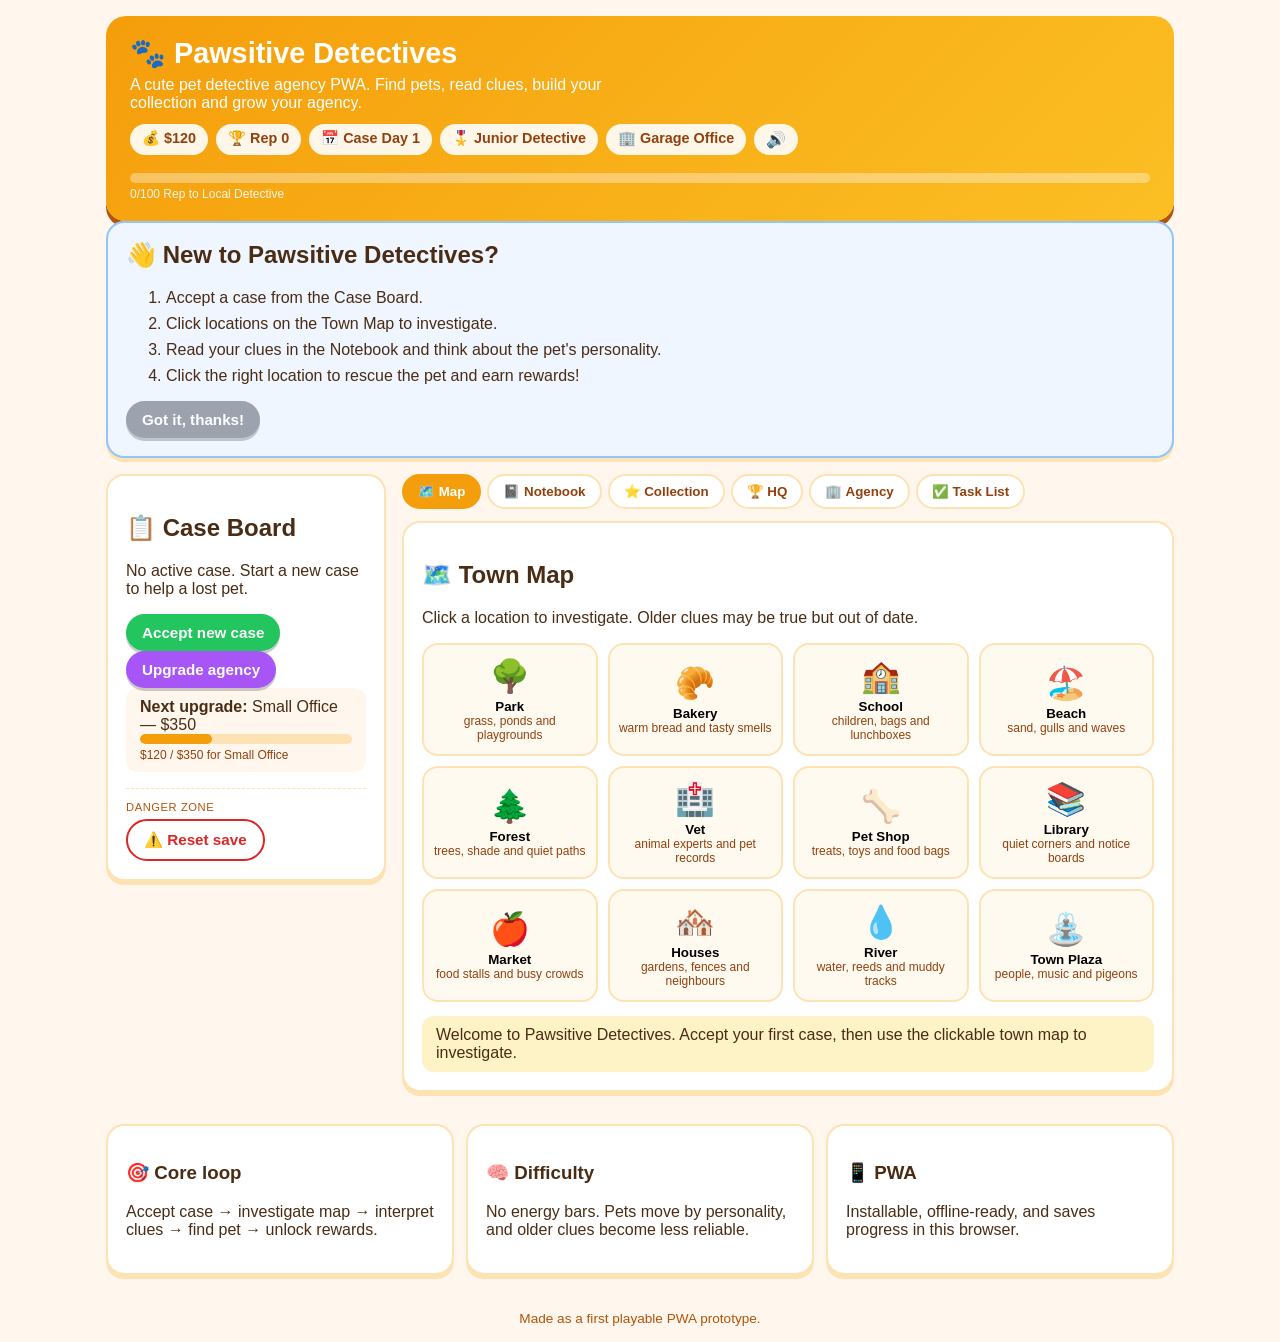
<file: index.html>
<!doctype html>
<html lang="en-GB">
<head>
  <meta charset="utf-8" />
  <meta name="viewport" content="width=device-width, initial-scale=1" />
  <meta name="theme-color" content="#f59e0b" />
  <meta name="description" content="Pawsitive Detectives: a cute offline pet detective agency game for kids." />
  <title>Pawsitive Detectives</title>
  <link rel="manifest" href="manifest.webmanifest" />
  <link rel="apple-touch-icon" href="icons/icon-192.png" />
  <link rel="icon" type="image/png" sizes="32x32" href="icons/favicon-32.png" />
  <link rel="icon" type="image/png" sizes="64x64" href="icons/favicon-64.png" />
  <link rel="stylesheet" href="styles.css" />
</head>
<body>
  <noscript>This game needs JavaScript enabled.</noscript>
  <div id="app"></div>
  <script src="app.js" defer></script>
</body>
</html>
</file>
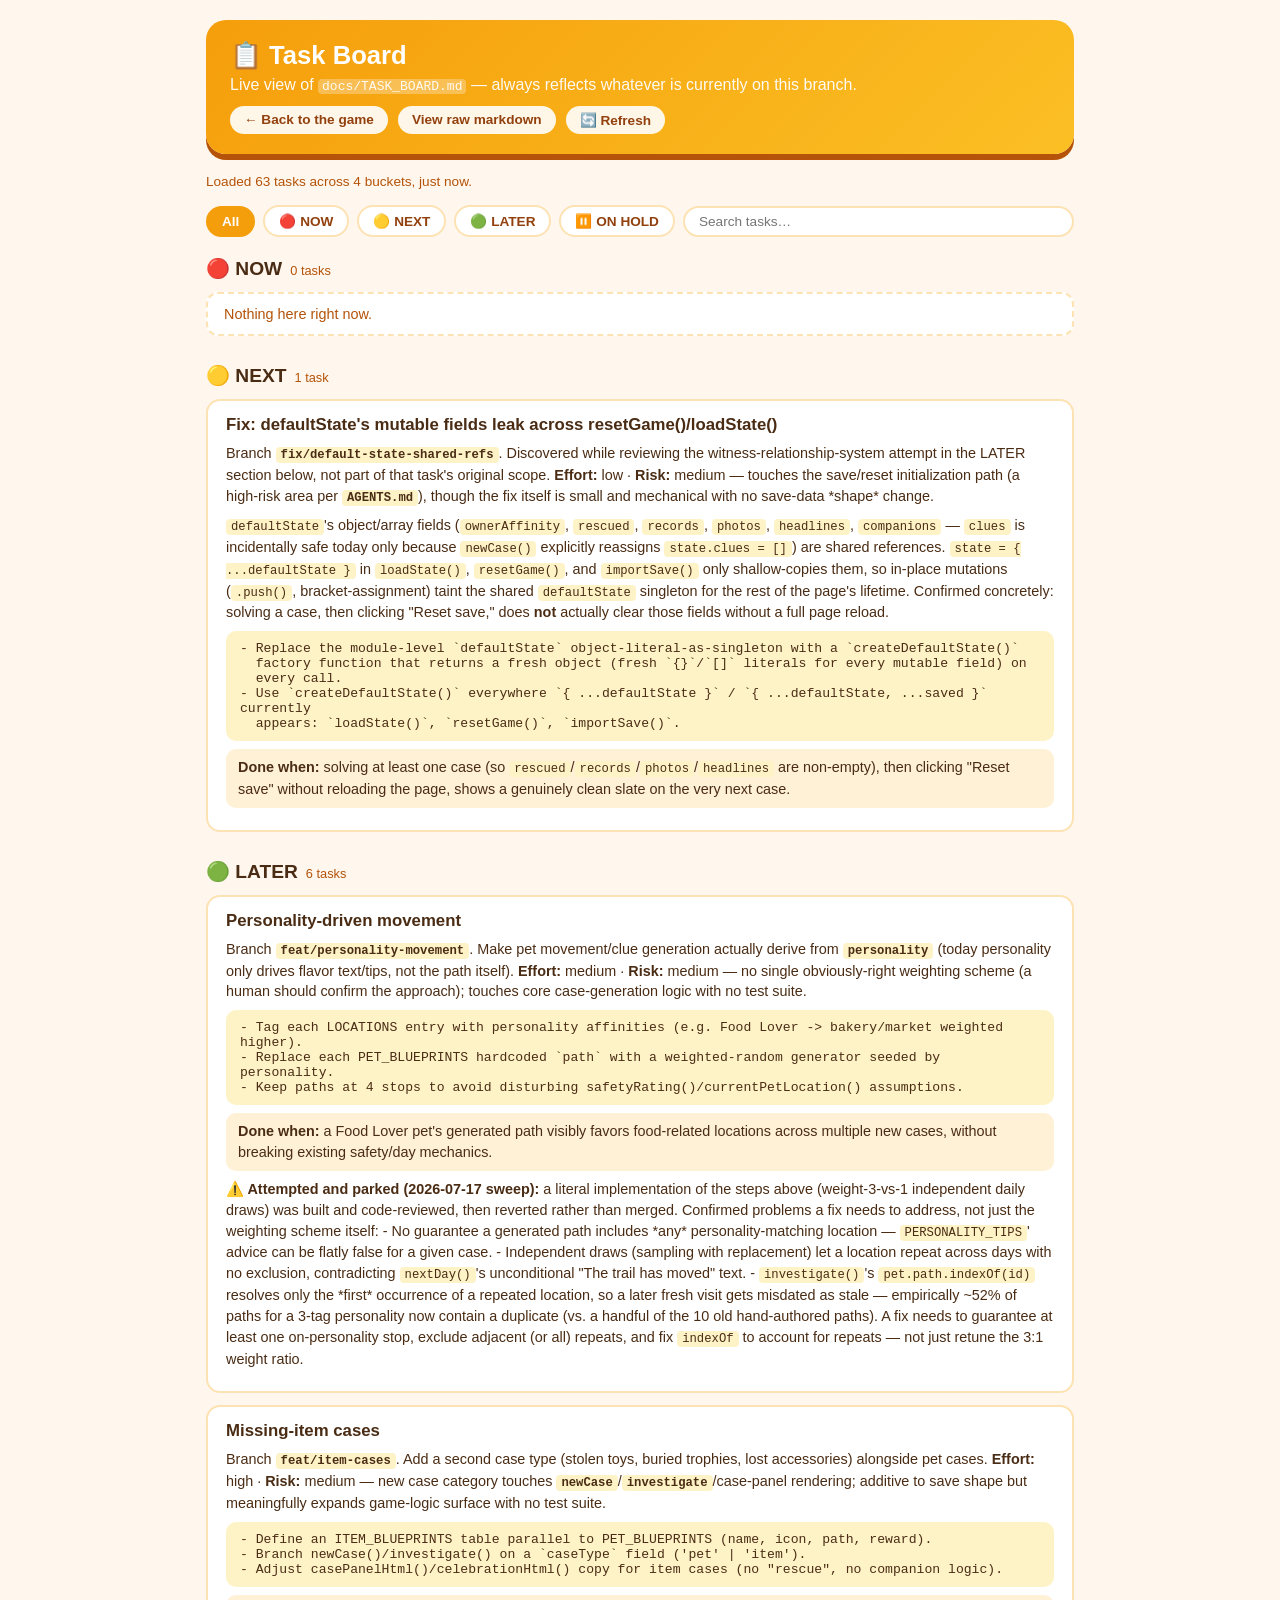
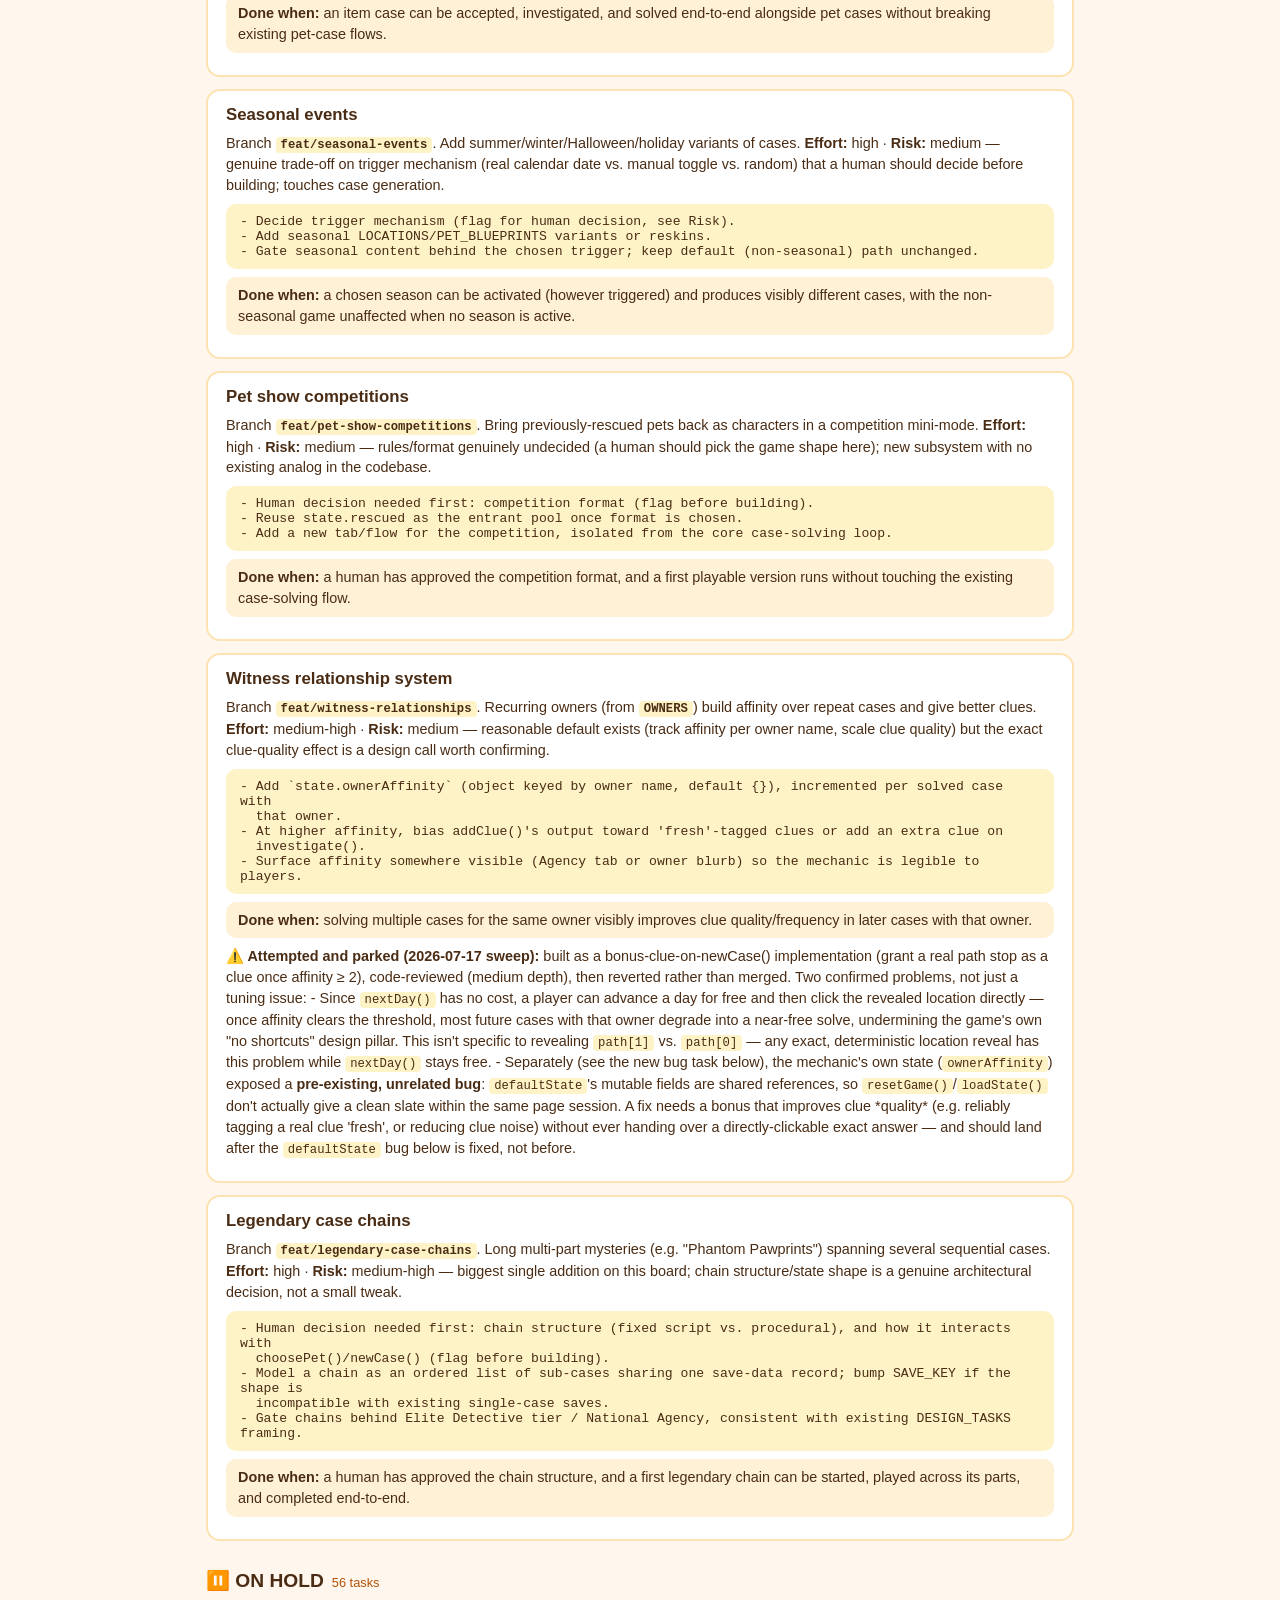
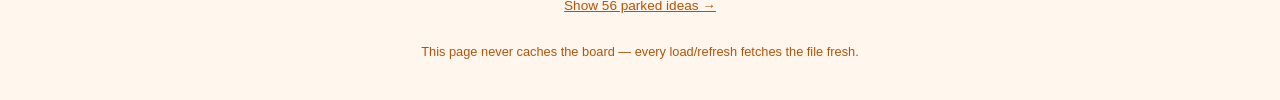
<file: taskboard.html>
<!doctype html>
<html lang="en-GB">
<head>
  <meta charset="utf-8" />
  <meta name="viewport" content="width=device-width, initial-scale=1" />
  <meta name="theme-color" content="#f59e0b" />
  <meta name="description" content="Live viewer for Pawsitive Detectives' engineering roadmap (docs/TASK_BOARD.md)." />
  <title>Pawsitive Detectives — Task Board</title>
  <link rel="icon" type="image/png" sizes="32x32" href="icons/favicon-32.png" />
  <link rel="icon" type="image/png" sizes="64x64" href="icons/favicon-64.png" />
  <style>
    :root {
      --bg: #fff7ed;
      --card: #fff;
      --card-border: #fde2b3;
      --ink: #4a2c14;
      --ink-muted: #92400e;
      --ink-faint: #b45309;
      --accent: #f59e0b;
      --code-bg: #fef3c7;
      --tag-bg: #fff1d6;
      --risk-low-bg: #dcfce7; --risk-low-ink: #15803d;
      --risk-medium-bg: #fef3c7; --risk-medium-ink: #92400e;
      --risk-medium-high-bg: #fee2c7; --risk-medium-high-ink: #9a3412;
      --risk-high-bg: #fee2e2; --risk-high-ink: #b91c1c;
      --effort-bg: #f3f4f6; --effort-ink: #4b5563;
    }

    @media (prefers-color-scheme: dark) {
      :root {
        --bg: #1c1712;
        --card: #2a1f18;
        --card-border: #4a3626;
        --ink: #f3e8d8;
        --ink-muted: #fde2b3;
        --ink-faint: #d6a35c;
        --accent: #e2a33f;
        --code-bg: #241a13;
        --tag-bg: #241a13;
        --risk-low-bg: #16301f; --risk-low-ink: #86efac;
        --risk-medium-bg: #332a17; --risk-medium-ink: #fde2b3;
        --risk-medium-high-bg: #3a2410; --risk-medium-high-ink: #fdba74;
        --risk-high-bg: #3a1c1c; --risk-high-ink: #fca5a5;
        --effort-bg: #241a13; --effort-ink: #d6a35c;
      }
    }

    * { box-sizing: border-box; }

    body {
      margin: 0;
      font-family: 'Comic Sans MS', 'Segoe UI', Verdana, sans-serif;
      background: var(--bg);
      color: var(--ink);
    }

    .page {
      max-width: 900px;
      margin: 0 auto;
      padding: 20px 16px 60px;
    }

    header.hero {
      background: linear-gradient(135deg, #f59e0b, #fbbf24);
      color: #fff;
      border-radius: 20px;
      padding: 20px 24px;
      box-shadow: 0 6px 0 #b45309;
      margin-bottom: 20px;
    }

    header.hero h1 {
      margin: 0 0 6px;
      font-size: 1.6rem;
    }

    header.hero p {
      margin: 0;
      opacity: 0.95;
    }

    .hero-links {
      margin-top: 12px;
      display: flex;
      gap: 10px;
      flex-wrap: wrap;
    }

    .hero-links a, .hero-links button {
      background: rgba(255, 255, 255, 0.9);
      color: #92400e;
      border: none;
      border-radius: 999px;
      padding: 6px 14px;
      font-size: 0.85rem;
      font-weight: bold;
      text-decoration: none;
      cursor: pointer;
      font-family: inherit;
    }

    #status {
      margin-bottom: 16px;
      font-size: 0.85rem;
      color: var(--ink-faint);
    }

    #status.error {
      background: var(--risk-high-bg);
      color: var(--risk-high-ink);
      padding: 12px 16px;
      border-radius: 12px;
    }

    .controls {
      display: flex;
      flex-wrap: wrap;
      gap: 8px;
      margin-bottom: 20px;
      align-items: center;
    }

    .filter-btn {
      border: 2px solid var(--card-border);
      background: var(--card);
      color: var(--ink-muted);
      border-radius: 999px;
      padding: 6px 14px;
      font-weight: bold;
      font-size: 0.85rem;
      cursor: pointer;
      font-family: inherit;
    }

    .filter-btn.active {
      background: var(--accent);
      color: #fff;
      border-color: var(--accent);
    }

    #search {
      flex: 1;
      min-width: 160px;
      border: 2px solid var(--card-border);
      border-radius: 999px;
      padding: 6px 14px;
      font-family: inherit;
      font-size: 0.85rem;
      background: var(--card);
      color: var(--ink);
    }

    .bucket {
      margin-bottom: 28px;
    }

    .bucket-head {
      display: flex;
      align-items: baseline;
      gap: 8px;
      margin-bottom: 12px;
    }

    .bucket-head h2 {
      font-size: 1.2rem;
      margin: 0;
    }

    .bucket-count {
      font-size: 0.8rem;
      color: var(--ink-faint);
    }

    .bucket-empty {
      background: var(--card);
      border: 2px dashed var(--card-border);
      border-radius: 12px;
      padding: 12px 16px;
      color: var(--ink-faint);
      font-size: 0.9rem;
    }

    .group-label {
      font-size: 0.75rem;
      text-transform: uppercase;
      letter-spacing: 0.05em;
      color: var(--ink-faint);
      margin: 16px 0 8px;
      font-weight: bold;
    }

    .task-card {
      background: var(--card);
      border: 2px solid var(--card-border);
      border-radius: 14px;
      padding: 14px 18px;
      margin-bottom: 12px;
    }

    .task-card h3 {
      margin: 0 0 8px;
      font-size: 1.05rem;
    }

    .task-card p {
      margin: 8px 0;
      font-size: 0.9rem;
      line-height: 1.45;
    }

    .task-card code {
      background: var(--code-bg);
      padding: 1px 5px;
      border-radius: 4px;
      font-size: 0.85em;
    }

    .task-steps {
      background: var(--code-bg);
      border-radius: 10px;
      padding: 10px 14px;
      font-size: 0.82rem;
      white-space: pre-wrap;
      word-break: break-word;
      overflow-x: auto;
      margin: 8px 0;
    }

    .badges {
      display: flex;
      flex-wrap: wrap;
      gap: 6px;
      margin: 8px 0;
    }

    .badge {
      display: inline-block;
      padding: 3px 10px;
      border-radius: 999px;
      font-size: 0.75rem;
      font-weight: bold;
    }

    .badge.effort { background: var(--effort-bg); color: var(--effort-ink); }
    .badge.risk-low { background: var(--risk-low-bg); color: var(--risk-low-ink); }
    .badge.risk-medium { background: var(--risk-medium-bg); color: var(--risk-medium-ink); }
    .badge.risk-medium-high { background: var(--risk-medium-high-bg); color: var(--risk-medium-high-ink); }
    .badge.risk-high { background: var(--risk-high-bg); color: var(--risk-high-ink); }

    .risk-reason {
      font-size: 0.82rem;
      color: var(--ink-faint);
      font-style: italic;
    }

    .done-when {
      background: var(--tag-bg);
      border-radius: 10px;
      padding: 8px 12px;
      font-size: 0.85rem;
    }

    .branch-line code {
      font-weight: bold;
    }

    #hold-toggle-wrap {
      text-align: center;
      margin: -8px 0 20px;
    }

    #hold-toggle {
      background: none;
      border: none;
      color: var(--ink-faint);
      text-decoration: underline;
      cursor: pointer;
      font-family: inherit;
      font-size: 0.85rem;
    }

    footer.note {
      text-align: center;
      color: var(--ink-faint);
      font-size: 0.8rem;
      margin-top: 30px;
    }
  </style>
</head>
<body>
  <div class="page">
    <header class="hero">
      <h1>📋 Task Board</h1>
      <p>Live view of <code style="background:rgba(255,255,255,.3);border-radius:4px;padding:0 4px;">docs/TASK_BOARD.md</code> — always reflects whatever is currently on this branch.</p>
      <div class="hero-links">
        <a href="index.html">← Back to the game</a>
        <a href="docs/TASK_BOARD.md" target="_blank" rel="noopener">View raw markdown</a>
        <button onclick="loadBoard()">🔄 Refresh</button>
      </div>
    </header>

    <div id="status">Loading…</div>
    <div id="controls" class="controls" style="display:none">
      <button class="filter-btn active" data-filter="all">All</button>
      <button class="filter-btn" data-filter="🔴 NOW">🔴 NOW</button>
      <button class="filter-btn" data-filter="🟡 NEXT">🟡 NEXT</button>
      <button class="filter-btn" data-filter="🟢 LATER">🟢 LATER</button>
      <button class="filter-btn" data-filter="⏸️ ON HOLD">⏸️ ON HOLD</button>
      <input id="search" type="search" placeholder="Search tasks…" />
    </div>
    <div id="board"></div>
    <footer class="note">This page never caches the board — every load/refresh fetches the file fresh.</footer>
  </div>

  <script>
    const BUCKET_NAMES = ['🔴 NOW', '🟡 NEXT', '🟢 LATER', '⏸️ ON HOLD'];
    let currentFilter = 'all';
    let currentSearch = '';
    let parsedBuckets = [];

    function escapeHtml(str) {
      return String(str)
        .replace(/&/g, '&amp;')
        .replace(/</g, '&lt;')
        .replace(/>/g, '&gt;');
    }

    function renderInline(text) {
      let out = escapeHtml(text);
      out = out.replace(/`([^`]+)`/g, '<code>$1</code>');
      out = out.replace(/\*\*([^*]+)\*\*/g, '<strong>$1</strong>');
      return out;
    }

    function parseBoard(md) {
      const lines = md.split('\n');
      const buckets = [];
      let currentBucket = null;
      let currentGroup = null;
      let currentTask = null;

      function flushTask() {
        if (currentTask && currentBucket) {
          currentTask.body = currentTask.bodyLines.join('\n').trim();
          delete currentTask.bodyLines;
          currentBucket.tasks.push(currentTask);
        }
        currentTask = null;
      }

      for (const line of lines) {
        const h2 = line.match(/^## (.+)$/);
        const h3 = line.match(/^### (.+)$/);
        if (h2) {
          const heading = h2[1].trim();
          if (BUCKET_NAMES.includes(heading)) {
            flushTask();
            currentBucket = { name: heading, tasks: [] };
            buckets.push(currentBucket);
            currentGroup = null;
            continue;
          }
          flushTask();
          const title = heading.replace(/\s*—\s*TODO\s*$/, '');
          currentTask = { title, group: currentGroup, bodyLines: [] };
          continue;
        }
        if (h3) {
          flushTask();
          currentGroup = h3[1].trim();
          continue;
        }
        if (currentTask) currentTask.bodyLines.push(line);
      }
      flushTask();
      return buckets;
    }

    function splitBlocks(body) {
      const lines = body.split('\n');
      const blocks = [];
      let buf = [];
      let inFence = false;
      for (const line of lines) {
        if (line.trim().startsWith('```')) {
          if (inFence) {
            blocks.push({ type: 'code', text: buf.join('\n') });
            buf = [];
            inFence = false;
          } else {
            if (buf.length) { blocks.push({ type: 'text', text: buf.join('\n').trim() }); buf = []; }
            inFence = true;
          }
          continue;
        }
        if (inFence) { buf.push(line); continue; }
        if (line.trim() === '') {
          if (buf.length) { blocks.push({ type: 'text', text: buf.join('\n').trim() }); buf = []; }
          continue;
        }
        buf.push(line);
      }
      if (buf.length) blocks.push({ type: inFence ? 'code' : 'text', text: buf.join('\n').trim() });
      return blocks.filter(b => b.text);
    }

    function riskClass(risk) {
      return 'risk-' + risk.toLowerCase().replace(/\s+/g, '-');
    }

    function renderTaskBody(body) {
      const effortRiskRegex = /^\*\*Effort:\*\*\s*(.+?)\s*·\s*\*\*Risk:\*\*\s*([^—]+?)(\s*—\s*(.*))?$/s;
      let html = '';
      for (const block of splitBlocks(body)) {
        if (block.type === 'code') {
          html += `<pre class="task-steps">${escapeHtml(block.text)}</pre>`;
          continue;
        }
        const erMatch = block.text.match(effortRiskRegex);
        if (erMatch) {
          const effort = erMatch[1].trim();
          const risk = erMatch[2].trim();
          const reason = (erMatch[4] || '').trim();
          html += `<div class="badges">
            <span class="badge effort">Effort: ${escapeHtml(effort)}</span>
            <span class="badge ${riskClass(risk)}">Risk: ${escapeHtml(risk)}</span>
          </div>`;
          if (reason) html += `<p class="risk-reason">${renderInline(reason)}</p>`;
          continue;
        }
        if (/^\*\*Done when:\*\*/.test(block.text)) {
          html += `<p class="done-when">${renderInline(block.text)}</p>`;
          continue;
        }
        if (/^Branch `/.test(block.text)) {
          html += `<p class="branch-line">${renderInline(block.text)}</p>`;
          continue;
        }
        html += `<p>${renderInline(block.text)}</p>`;
      }
      return html;
    }

    function taskMatchesSearch(task, query) {
      if (!query) return true;
      const haystack = (task.title + ' ' + task.body).toLowerCase();
      return haystack.includes(query.toLowerCase());
    }

    function render() {
      const boardEl = document.getElementById('board');
      boardEl.innerHTML = '';
      const buckets = currentFilter === 'all' ? parsedBuckets : parsedBuckets.filter(b => b.name === currentFilter);

      buckets.forEach(bucket => {
        const visibleTasks = bucket.tasks.filter(t => taskMatchesSearch(t, currentSearch));
        const section = document.createElement('section');
        section.className = 'bucket';

        const isOnHold = bucket.name === '⏸️ ON HOLD';
        const collapsed = isOnHold && !bucket._expanded && !currentSearch;

        section.innerHTML = `
          <div class="bucket-head">
            <h2>${escapeHtml(bucket.name)}</h2>
            <span class="bucket-count">${visibleTasks.length} task${visibleTasks.length === 1 ? '' : 's'}</span>
          </div>
        `;

        if (!visibleTasks.length) {
          const empty = document.createElement('div');
          empty.className = 'bucket-empty';
          empty.textContent = bucket.tasks.length ? 'No tasks match the current search.' : 'Nothing here right now.';
          section.appendChild(empty);
          boardEl.appendChild(section);
          return;
        }

        if (collapsed) {
          const wrap = document.createElement('div');
          wrap.id = 'hold-toggle-wrap';
          const btn = document.createElement('button');
          btn.id = 'hold-toggle';
          btn.textContent = `Show ${visibleTasks.length} parked ideas →`;
          btn.onclick = () => { bucket._expanded = true; render(); };
          wrap.appendChild(btn);
          section.appendChild(wrap);
          boardEl.appendChild(section);
          return;
        }

        let lastGroup = undefined;
        visibleTasks.forEach(task => {
          if (task.group !== lastGroup) {
            const label = document.createElement('div');
            label.className = 'group-label';
            label.textContent = task.group || '';
            if (task.group) section.appendChild(label);
            lastGroup = task.group;
          }
          const card = document.createElement('div');
          card.className = 'task-card';
          card.innerHTML = `<h3>${escapeHtml(task.title)}</h3>${renderTaskBody(task.body)}`;
          section.appendChild(card);
        });

        boardEl.appendChild(section);
      });
    }

    async function loadBoard() {
      const statusEl = document.getElementById('status');
      const controlsEl = document.getElementById('controls');
      statusEl.className = '';
      statusEl.textContent = 'Loading…';
      try {
        const res = await fetch('./docs/TASK_BOARD.md', { cache: 'no-store' });
        if (!res.ok) throw new Error('HTTP ' + res.status);
        const text = await res.text();
        parsedBuckets = parseBoard(text);
        const total = parsedBuckets.reduce((sum, b) => sum + b.tasks.length, 0);
        statusEl.textContent = `Loaded ${total} tasks across ${parsedBuckets.length} buckets, just now.`;
        controlsEl.style.display = 'flex';
        render();
      } catch (err) {
        statusEl.className = 'error';
        statusEl.innerHTML = `Could not load <code>docs/TASK_BOARD.md</code> (${escapeHtml(err.message)}). ` +
          `If you opened this file directly, serve it over a local web server instead ` +
          `(e.g. <code>python3 -m http.server 8080</code> from the repo root) — browsers block this page's ` +
          `fetch on <code>file://</code>.`;
        controlsEl.style.display = 'none';
        document.getElementById('board').innerHTML = '';
      }
    }

    document.getElementById('controls').addEventListener('click', (e) => {
      const btn = e.target.closest('.filter-btn');
      if (!btn) return;
      currentFilter = btn.dataset.filter;
      document.querySelectorAll('.filter-btn').forEach(b => b.classList.toggle('active', b === btn));
      render();
    });

    document.getElementById('search').addEventListener('input', (e) => {
      currentSearch = e.target.value;
      render();
    });

    loadBoard();
  </script>
</body>
</html>
</file>
<file: styles.css>
* {
  box-sizing: border-box;
}

body {
  margin: 0;
  font-family: 'Comic Sans MS', 'Segoe UI', Verdana, sans-serif;
  background: #fff7ed;
  color: #4a2c14;
}

.app {
  max-width: 1100px;
  margin: 0 auto;
  padding: 16px;
}

.hero {
  display: flex;
  flex-wrap: wrap;
  align-items: center;
  justify-content: space-between;
  gap: 12px;
  background: linear-gradient(135deg, #f59e0b, #fbbf24);
  color: #fff;
  border-radius: 20px;
  padding: 20px 24px;
  box-shadow: 0 6px 0 #b45309;
}

.hero h1 {
  margin: 0 0 6px;
  font-size: 1.8rem;
}

.hero p {
  margin: 0;
  max-width: 480px;
}

.stats {
  display: flex;
  flex-wrap: wrap;
  gap: 8px;
}

.hero-progress-wrap {
  flex-basis: 100%;
  margin-top: 6px;
}

.progress-track {
  background: #fde2b3;
  border-radius: 999px;
  height: 10px;
  overflow: hidden;
}

.progress-fill {
  height: 100%;
  background: #f59e0b;
  border-radius: 999px;
  transition: width 0.3s ease;
}

.progress-caption {
  font-size: 0.75rem;
  color: #92400e;
  margin-top: 4px;
}

.hero-progress-track {
  background: rgba(255, 255, 255, 0.35);
}

.hero-progress-fill {
  background: #fff;
}

.hero-progress-caption {
  color: rgba(255, 255, 255, 0.9);
}

.pill {
  background: rgba(255, 255, 255, 0.9);
  color: #92400e;
  font-weight: bold;
  padding: 6px 12px;
  border-radius: 999px;
  font-size: 0.9rem;
  white-space: nowrap;
}

.pill.sound-toggle {
  cursor: pointer;
  border: none;
  font: inherit;
}

.layout {
  display: grid;
  grid-template-columns: 280px 1fr;
  gap: 16px;
  margin-top: 16px;
}

.card {
  background: #fff;
  border-radius: 18px;
  padding: 18px;
  margin-bottom: 16px;
  box-shadow: 0 4px 0 #fde2b3;
  border: 2px solid #fde2b3;
}

.case-card {
  height: fit-content;
}

.case-pet {
  background: #fff7ed;
  border-radius: 14px;
  padding: 12px;
  margin: 10px 0;
}

.pet-name {
  font-size: 1.3rem;
  font-weight: bold;
}

.pet-meta {
  color: #92400e;
  margin-bottom: 4px;
}

.case-counter {
  font-size: 0.9rem;
  font-weight: normal;
  color: #92400e;
}

.personality-tip {
  font-size: 0.8rem;
  color: #92400e;
  background: #fef3c7;
  border-radius: 10px;
  padding: 6px 10px;
  margin: 4px 0;
}

.owner-blurb {
  font-size: 0.8rem;
  color: #92400e;
  font-style: italic;
  margin-bottom: 4px;
}

.safety {
  margin-top: 6px;
}

.safety-hint {
  font-size: 0.75rem;
  color: #92400e;
  margin-top: 2px;
}

.rarity-badge {
  display: inline-block;
  padding: 2px 8px;
  border-radius: 999px;
  font-size: 0.75rem;
  font-weight: bold;
  color: #fff;
}

.rarity-common { background: #9ca3af; }
.rarity-rare { background: #3b82f6; }
.rarity-epic { background: #a855f7; }
.rarity-legendary { background: linear-gradient(135deg, #f59e0b, #eab308); }

.actions {
  display: flex;
  flex-direction: column;
  gap: 8px;
  margin-top: 12px;
}

.btn {
  border: none;
  border-radius: 999px;
  padding: 10px 16px;
  font-weight: bold;
  font-size: 0.95rem;
  cursor: pointer;
  color: #fff;
  box-shadow: 0 3px 0 rgba(0, 0, 0, 0.2);
  transition: transform 0.05s ease;
}

.btn:active {
  transform: translateY(2px);
  box-shadow: none;
}

.btn.good { background: #22c55e; }
.btn.purple { background: #a855f7; }
.btn.blue { background: #3b82f6; }
.btn.secondary { background: #f97316; }
.btn.ghost { background: #9ca3af; }
.btn.danger { background: #fff; color: #dc2626; border: 2px solid #dc2626; box-shadow: none; }

.btn-inline {
  display: inline-block;
  padding: 4px 10px;
  font-size: 0.8rem;
  margin-left: 6px;
  vertical-align: middle;
}

.actions-inline {
  flex-direction: row;
  flex-wrap: wrap;
}

.danger-zone {
  margin-top: 16px;
  padding-top: 12px;
  border-top: 1px dashed #fde2b3;
}

.danger-zone-label {
  font-size: 0.7rem;
  text-transform: uppercase;
  letter-spacing: 0.05em;
  color: #b45309;
  margin-bottom: 6px;
}

.tabs {
  display: flex;
  flex-wrap: wrap;
  gap: 6px;
  margin-bottom: 12px;
}

.tab {
  border: 2px solid #fde2b3;
  background: #fff;
  border-radius: 999px;
  padding: 8px 14px;
  font-weight: bold;
  cursor: pointer;
  color: #92400e;
}

.tab.active {
  background: #f59e0b;
  color: #fff;
  border-color: #f59e0b;
}

.tab-dot {
  display: inline-block;
  width: 8px;
  height: 8px;
  border-radius: 999px;
  background: #ef4444;
  margin-left: 4px;
  vertical-align: middle;
}

.map-grid {
  display: grid;
  grid-template-columns: repeat(auto-fill, minmax(140px, 1fr));
  gap: 10px;
  margin: 14px 0;
}

.location {
  border: 2px solid #fde2b3;
  background: #fffaf0;
  border-radius: 16px;
  padding: 12px 8px;
  text-align: center;
  cursor: pointer;
}

.location:hover {
  border-color: #f59e0b;
  background: #fff1d6;
}

.location:active {
  transform: translateY(2px);
  border-color: #f59e0b;
  background: #fff1d6;
}

.location .emoji {
  font-size: 2rem;
}

.location .name {
  font-weight: bold;
  margin-top: 4px;
}

.location .hint {
  font-size: 0.75rem;
  color: #92400e;
}

.location.visited {
  opacity: 0.55;
  background: #f3f4f6;
  border-color: #d1d5db;
}

.visited-badge {
  font-size: 0.65rem;
  font-weight: bold;
  color: #16a34a;
  margin-bottom: 2px;
}

.clue-fresh { border-left: 4px solid #16a34a; }
.clue-stale { border-left: 4px solid #9ca3af; }
.clue-rumour { border-left: 4px solid #a855f7; }
.clue-deadend { border-left: 4px solid #d1d5db; color: #78716c; }

.log {
  background: #fef3c7;
  border-radius: 12px;
  padding: 10px 14px;
  margin-top: 10px;
}

.list {
  display: flex;
  flex-direction: column;
  gap: 8px;
}

.item {
  background: #fff7ed;
  border-radius: 12px;
  padding: 10px 14px;
}

.collection-grid {
  display: grid;
  grid-template-columns: repeat(auto-fill, minmax(140px, 1fr));
  gap: 12px;
}

.pet-card {
  border: 2px solid #fde2b3;
  border-radius: 16px;
  padding: 12px;
  text-align: center;
  background: #fffaf0;
}

.pet-card .big {
  font-size: 2.4rem;
}

.trophy-card {
  border-top: 4px solid #eab308;
}

.companion-row {
  display: flex;
  flex-wrap: wrap;
  gap: 6px;
}

.photo-grid {
  display: flex;
  flex-wrap: wrap;
  gap: 8px;
}

.photo-chip {
  background: #fef3c7;
  border-radius: 10px;
  padding: 8px 12px;
  font-size: 0.85rem;
}

.theory-box {
  background: #fff7ed;
  border: 2px solid #fde2b3;
  border-radius: 12px;
  padding: 10px 14px;
  margin: 10px 0;
}

.theory-box label {
  display: block;
  margin-bottom: 6px;
}

.theory-input {
  width: 100%;
  min-height: 60px;
  border: 2px solid #fde2b3;
  border-radius: 10px;
  padding: 8px 10px;
  font-family: inherit;
  font-size: 0.9rem;
  resize: vertical;
  margin-bottom: 8px;
}

.theory-saved-note {
  color: #16a34a;
  font-weight: bold;
  font-size: 0.8rem;
  margin-left: 8px;
}

.headline-item {
  font-weight: bold;
  font-family: Georgia, 'Times New Roman', serif;
}

.companion-chip {
  display: inline-block;
  background: #f3e8ff;
  color: #7e22ce;
  border-radius: 999px;
  padding: 4px 10px;
  margin: 2px 4px 2px 0;
  font-size: 0.85rem;
  font-weight: bold;
}

.task-list li {
  margin-bottom: 8px;
}

.grid-3 {
  display: grid;
  grid-template-columns: repeat(auto-fit, minmax(220px, 1fr));
  gap: 12px;
  margin-top: 16px;
}

.footer {
  text-align: center;
  color: #b45309;
  font-size: 0.85rem;
  margin-top: 20px;
}

.tutorial-tip {
  border-color: #93c5fd;
  background: #eff6ff;
}

.tutorial-tip h2 {
  margin-top: 0;
}

.suggest-link {
  font-size: 0.85rem;
  color: #92400e;
}

.suggest-link a {
  color: #92400e;
}

@media (max-width: 720px) {
  .layout {
    grid-template-columns: 1fr;
  }
}

.celebration-overlay {
  position: fixed;
  inset: 0;
  background: rgba(74, 44, 20, 0.55);
  display: flex;
  align-items: center;
  justify-content: center;
  z-index: 1000;
  padding: 16px;
}

.celebration-card {
  background: #fff;
  border-radius: 20px;
  padding: 28px 24px;
  max-width: 360px;
  width: 100%;
  text-align: center;
  box-shadow: 0 10px 0 rgba(0, 0, 0, 0.15);
  position: relative;
  border-top: 6px solid #f59e0b;
  animation: pop-in 0.25s ease;
}

.celebration-card.rarity-common { border-top-color: #9ca3af; }
.celebration-card.rarity-rare { border-top-color: #3b82f6; }
.celebration-card.rarity-epic { border-top-color: #a855f7; }
.celebration-card.rarity-legendary { border-top-color: #eab308; }

@keyframes pop-in {
  from { transform: scale(0.7); opacity: 0; }
  to { transform: scale(1); opacity: 1; }
}

.celebration-title {
  font-size: 1.4rem;
  font-weight: bold;
  margin-bottom: 8px;
}

.celebration-pet {
  font-size: 4rem;
  margin-bottom: 8px;
}

.companion-note {
  color: #a855f7;
  font-weight: bold;
}

.thank-you {
  font-style: italic;
  color: #92400e;
  font-size: 0.9rem;
}

.celebration-rewards {
  display: flex;
  justify-content: center;
  gap: 10px;
  margin: 14px 0;
}

.reward-chip {
  font-weight: bold;
  padding: 8px 14px;
  border-radius: 999px;
  font-size: 1.1rem;
}

.reward-chip.money { background: #dcfce7; color: #15803d; }
.reward-chip.rep { background: #fef3c7; color: #92400e; }

.celebration-actions {
  display: flex;
  justify-content: center;
  gap: 8px;
  flex-wrap: wrap;
}

.confetti-field {
  position: absolute;
  inset: 0;
  overflow: hidden;
  pointer-events: none;
  border-radius: 20px;
}

.confetti {
  position: absolute;
  top: -10%;
  font-size: 1.4rem;
  animation: confetti-fall 1.8s ease-in forwards;
}

@keyframes confetti-fall {
  from { transform: translateY(0) rotate(0deg); opacity: 1; }
  to { transform: translateY(420px) rotate(360deg); opacity: 0; }
}

.update-banner {
  position: sticky;
  top: 0;
  z-index: 900;
  background: #1d4ed8;
  color: #fff;
  display: flex;
  align-items: center;
  justify-content: center;
  gap: 12px;
  padding: 10px 16px;
  font-weight: bold;
  font-size: 0.9rem;
}

.btn:focus-visible,
.tab:focus-visible,
.location:focus-visible,
.pill.sound-toggle:focus-visible {
  outline: 3px solid #1d4ed8;
  outline-offset: 2px;
}

@media (prefers-color-scheme: dark) {
  body {
    background: #1c1410;
    color: #f3e8d8;
  }

  .card {
    background: #2a1f18;
    border-color: #4a3626;
    box-shadow: 0 4px 0 #1c1410;
  }

  .case-pet,
  .item,
  .log,
  .personality-tip,
  .photo-chip,
  .theory-box {
    background: #241a13;
    color: #f3e8d8;
    border-color: #4a3626;
  }

  .theory-input {
    background: #2a1f18;
    color: #f3e8d8;
    border-color: #4a3626;
  }

  .pill {
    background: rgba(0, 0, 0, 0.3);
    color: #fde2b3;
  }

  .tab {
    background: #2a1f18;
    border-color: #4a3626;
    color: #fde2b3;
  }

  .location {
    background: #241a13;
    border-color: #4a3626;
  }

  .location:hover,
  .location:active {
    background: #3a2a1c;
    border-color: #f59e0b;
  }

  .location.visited {
    background: #1c1410;
    border-color: #3a2a1c;
    opacity: 0.5;
  }

  .progress-track {
    background: #4a3626;
  }

  .btn.danger {
    background: #2a1f18;
  }

  .danger-zone {
    border-top-color: #4a3626;
  }

  .tutorial-tip {
    background: #16213a;
    border-color: #2c4a7a;
  }

  .celebration-card {
    background: #2a1f18;
    color: #f3e8d8;
  }

  .footer,
  .suggest-link,
  .suggest-link a,
  .thank-you {
    color: #d6a35c;
  }
}
</file>
